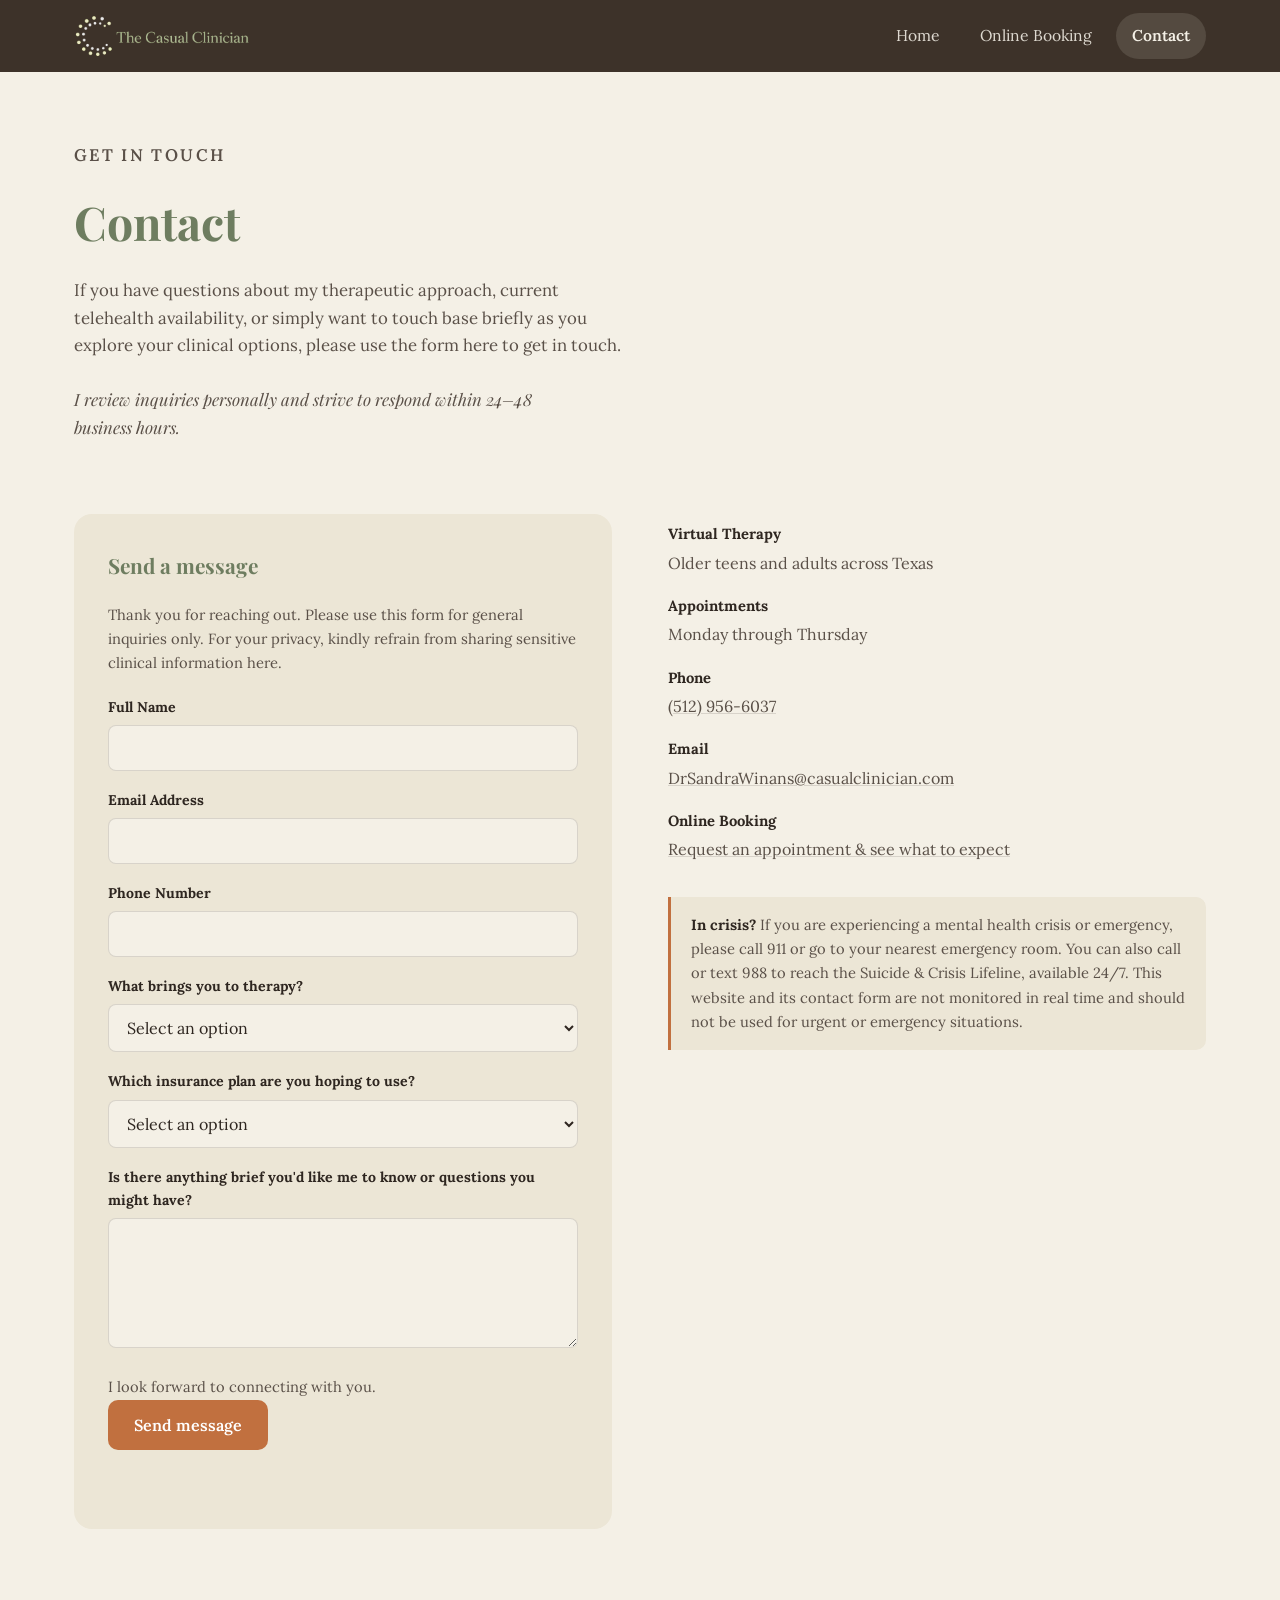
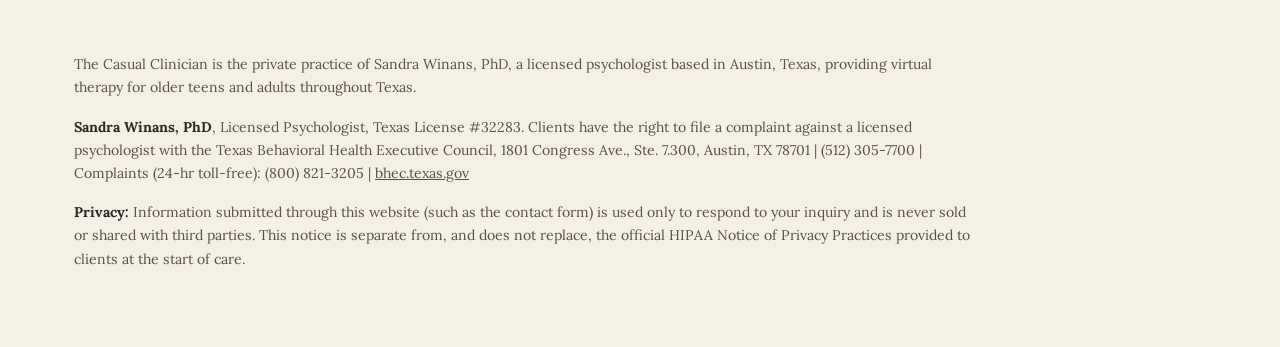
<file: contact.html>
<!DOCTYPE html>
<html lang="en">
<head>
<meta charset="UTF-8">
<meta name="viewport" content="width=device-width, initial-scale=1">
<title>Contact | Virtual Psychologist in Texas | The Casual Clinician</title>
<meta name="description" content="Contact Sandra Winans, PhD, a licensed psychologist offering online therapy and telehealth for older teens and adults across Texas.">
  <link rel="canonical" href="https://www.casualclinician.com/contact.html">
<meta property="og:type" content="website">
<meta property="og:title" content="Contact | The Casual Clinician">
<meta property="og:description" content="Contact Sandra Winans, PhD, a licensed psychologist offering online therapy for older teens and adults across Texas.">
<meta property="og:url" content="https://www.casualclinician.com/contact.html">
<meta property="og:image" content="https://www.casualclinician.com/hero-banner.jpg">
<meta name="twitter:card" content="summary_large_image">
  <script type="application/ld+json">
{
  "@context": "https://schema.org",
  "@type": "MedicalBusiness",
  "name": "The Casual Clinician",
  "alternateName": "Sandra Winans, PhD",
  "url": "https://www.casualclinician.com/contact.html",
  "telephone": "+1-512-956-6037",
  "email": "DrSandraWinans@casualclinician.com",
  "address": {
    "@type": "PostalAddress",
    "addressLocality": "Austin",
    "addressRegion": "TX",
    "addressCountry": "US"
  },
  "areaServed": "Texas"
}
</script>
  <link rel="stylesheet" href="styles.css">
  <link rel="icon" type="image/png" href="favicon.png">
</head>
<body>

<header class="site-header">
  <div class="wrap">
            <a href="index.html" class="brand"><span class="brand-mark-full" role="img" aria-label="The Casual Clinician logo"></span></a>
  <nav class="primary-nav" aria-label="Primary">
            <a href="index.html">Home</a>
      <a href="online-booking.html">Online Booking</a>
    <a href="contact.html" class="is-active">Contact</a>
    </nav>
    <button class="nav-toggle" aria-label="Toggle menu" aria-expanded="false">
      <svg viewBox="0 0 24 24" fill="none" stroke="currentColor" stroke-width="2" stroke-linecap="round"><line x1="3" y1="6" x2="21" y2="6"/><line x1="3" y1="12" x2="21" y2="12"/><line x1="3" y1="18" x2="21" y2="18"/></svg>
    </button>
  </div>
</header>

<section class="contact-hero section-cream">
  <div class="wrap">
    <p class="eyebrow">Get in Touch</p>
    <h1>Contact</h1>
      <p>If you have questions about my therapeutic approach, current telehealth availability, or simply want to touch base briefly as you explore your clinical options, please use the form here to get in touch.</p>
      <p class="closing-line">I review inquiries personally and strive to respond within 24–48 business hours.</p>
  </div>
</section>

<section class="section-cream" style="padding-top:0;">
  <div class="wrap contact-grid">

    <div class="contact-card">
      <h3>Send a message</h3>
            <form id="contact-form" action="https://api.web3forms.com/submit" method="POST">
          <input type="hidden" name="access_key" value="461fbe09-7070-420b-a13c-12d7006ff797">
          <input type="hidden" name="subject" value="New message from Casual Clinician website">
          <p class="form-intro">Thank you for reaching out. Please use this form for general inquiries only. For your privacy, kindly refrain from sharing sensitive clinical information here.</p>
          <div class="form-field">
            <label for="name">Full Name</label>
            <input type="text" id="name" name="Full Name" required>
          </div>
          <div class="form-field">
            <label for="email">Email Address</label>
            <input type="email" id="email" name="Email Address" required>
          </div>
          <div class="form-field">
            <label for="phone">Phone Number</label>
            <input type="tel" id="phone" name="Phone Number">
          </div>
          <div class="form-field">
            <label for="reason">What brings you to therapy?</label>
            <select id="reason" name="What brings you to therapy" required>
              <option value="" disabled selected>Select an option</option>
              <option value="Life Transitions">Life Transitions</option>
              <option value="Anxiety &amp; Stress">Anxiety &amp; Stress</option>
              <option value="Perfectionism">Perfectionism</option>
              <option value="Neurodivergent Care">Neurodivergent Care</option>
              <option value="Other">Other</option>
            </select>
          </div>
          <div class="form-field">
            <label for="insurance">Which insurance plan are you hoping to use?</label>
            <select id="insurance" name="Insurance Plan" required>
              <option value="" disabled selected>Select an option</option>
              <option value="Aetna">Aetna</option>
              <option value="UnitedHealthcare">UnitedHealthcare</option>
              <option value="Self-pay / Other">Self-pay / Other</option>
            </select>
          </div>
          <div class="form-field">
            <label for="message">Is there anything brief you'd like me to know or questions you might have?</label>
            <textarea id="message" name="Message"></textarea>
          </div>
          <p class="form-outro">I look forward to connecting with you.</p>
        <button type="submit" class="btn" style="border:none; cursor:pointer;">Send message</button>
              <p id="form-status" class="form-status" aria-live="polite"></p>
      </form>
    </div>

    <div>
      <dl class="details-list" style="border-top:none; margin-top:0;">
        <div>
          <dt>Virtual Therapy</dt>
          <dd>Older teens and adults across Texas</dd>
        </div>
        <div>
          <dt>Appointments</dt>
          <dd>Monday through Thursday</dd>
        </div>
        <div>
          <dt>Phone</dt>
          <dd><a href="tel:+15129566037">(512) 956-6037</a></dd>
        </div>
        <div>
          <dt>Email</dt>
          <dd><a href="mailto:DrSandraWinans@casualclinician.com">DrSandraWinans@casualclinician.com</a></dd>
        </div>
        <div>
          <dt>Online Booking</dt>
            <dd><a href="online-booking.html">Request an appointment &amp; see what to expect</a></dd>
        </div>
      </dl>

      <div class="crisis-box">
        <p><strong>In crisis?</strong> If you are experiencing a mental health crisis or emergency, please call 911 or go to your nearest emergency room. You can also call or text 988 to reach the Suicide &amp; Crisis Lifeline, available 24/7. This website and its contact form are not monitored in real time and should not be used for urgent or emergency situations.</p>
      </div>
    </div>

  </div>
</section>

<footer class="legal">
  <div class="wrap">
    <p>The Casual Clinician is the private practice of Sandra Winans, PhD, a licensed psychologist based in Austin, Texas, providing virtual therapy for older teens and adults throughout Texas.</p>
    <p><strong>Sandra Winans, PhD</strong>, Licensed Psychologist, Texas License #32283. Clients have the right to file a complaint against a licensed psychologist with the Texas Behavioral Health Executive Council, 1801 Congress Ave., Ste. 7.300, Austin, TX 78701 | (512) 305-7700 | Complaints (24-hr toll-free): (800) 821-3205 | <a href="http://bhec.texas.gov">bhec.texas.gov</a></p>
    <p><strong>Privacy:</strong> Information submitted through this website (such as the contact form) is used only to respond to your inquiry and is never sold or shared with third parties. This notice is separate from, and does not replace, the official HIPAA Notice of Privacy Practices provided to clients at the start of care.</p>
  </div>
</footer>

<script src="nav.js"></script>
</body>
</html>
</file>
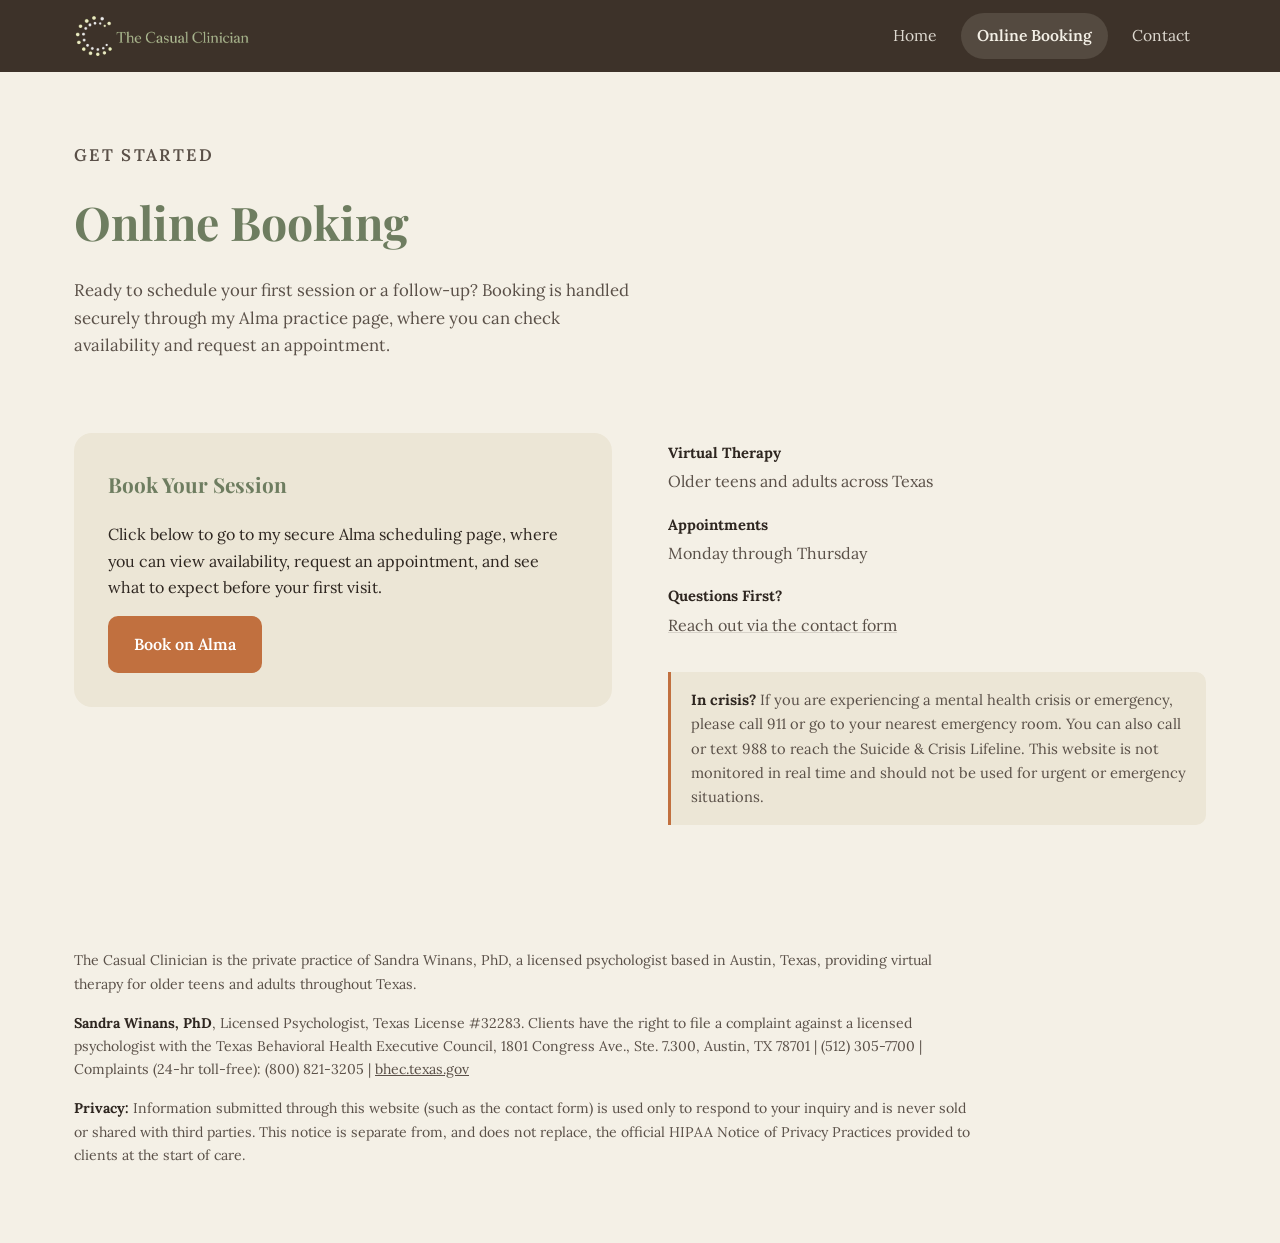
<file: online-booking.html>
<!DOCTYPE html>
<html lang="en">
<head>
<meta charset="UTF-8">
<meta name="viewport" content="width=device-width, initial-scale=1">
<title>Book Online Therapy in Texas | The Casual Clinician</title>
<meta name="description" content="Book a virtual therapy session online with Sandra Winans, PhD, a licensed psychologist offering telehealth for older teens and adults across Texas.">
  <link rel="canonical" href="https://www.casualclinician.com/online-booking.html">
<meta property="og:type" content="website">
<meta property="og:title" content="Book Online Therapy in Texas | The Casual Clinician">
<meta property="og:description" content="Book a virtual therapy session online with Sandra Winans, PhD, offering telehealth across Texas.">
<meta property="og:url" content="https://www.casualclinician.com/online-booking.html">
<meta property="og:image" content="https://www.casualclinician.com/hero-banner.jpg">
<meta name="twitter:card" content="summary_large_image">
<script type="application/ld+json">
{
  "@context": "https://schema.org",
  "@type": "MedicalBusiness",
  "name": "The Casual Clinician",
  "alternateName": "Sandra Winans, PhD",
  "url": "https://www.casualclinician.com/online-booking.html",
  "telephone": "+1-512-956-6037",
  "email": "DrSandraWinans@casualclinician.com",
  "address": {
    "@type": "PostalAddress",
    "addressLocality": "Austin",
    "addressRegion": "TX",
    "addressCountry": "US"
  },
  "areaServed": "Texas"
}
</script>
  <link rel="stylesheet" href="styles.css">
  <link rel="icon" type="image/png" href="favicon.png">
</head>
<body>

<header class="site-header">
  <div class="wrap">
            <a href="index.html" class="brand"><span class="brand-mark-full" role="img" aria-label="The Casual Clinician logo"></span></a>
  <nav class="primary-nav" aria-label="Primary">
            <a href="index.html">Home</a>
      <a href="online-booking.html" class="is-active">Online Booking</a>
      <a href="contact.html">Contact</a>
    </nav>
    <button class="nav-toggle" aria-label="Toggle menu" aria-expanded="false">
      <svg viewBox="0 0 24 24" fill="none" stroke="currentColor" stroke-width="2" stroke-linecap="round"><line x1="3" y1="6" x2="21" y2="6"/><line x1="3" y1="12" x2="21" y2="12"/><line x1="3" y1="18" x2="21" y2="18"/></svg>
    </button>
  </div>
</header>

<section class="contact-hero section-cream">
  <div class="wrap">
    <p class="eyebrow">Get Started</p>
    <h1>Online Booking</h1>
    <p>Ready to schedule your first session or a follow-up? Booking is handled securely through my Alma practice page, where you can check availability and request an appointment.</p>
  </div>
</section>

<section class="section-cream" style="padding-top:0;">
  <div class="wrap contact-grid">

    <div class="contact-card">
      <h3>Book Your Session</h3>
      <p>Click below to go to my secure Alma scheduling page, where you can view availability, request an appointment, and see what to expect before your first visit.</p>
      <a href="https://secure.helloalma.com/providers/sandra-winans/" class="btn" target="_blank" rel="noopener noreferrer">Book on Alma</a>
    </div>

    <div>
      <dl class="details-list" style="border-top:none; margin-top:0;">
        <div>
          <dt>Virtual Therapy</dt>
          <dd>Older teens and adults across Texas</dd>
        </div>
        <div>
          <dt>Appointments</dt>
          <dd>Monday through Thursday</dd>
        </div>
        <div>
          <dt>Questions First?</dt>
          <dd><a href="contact.html">Reach out via the contact form</a></dd>
        </div>
      </dl>

      <div class="crisis-box">
        <p><strong>In crisis?</strong> If you are experiencing a mental health crisis or emergency, please call 911 or go to your nearest emergency room. You can also call or text 988 to reach the Suicide &amp; Crisis Lifeline. This website is not monitored in real time and should not be used for urgent or emergency situations.</p>
      </div>
    </div>

  </div>
</section>

<footer class="legal">
  <div class="wrap">
    <p>The Casual Clinician is the private practice of Sandra Winans, PhD, a licensed psychologist based in Austin, Texas, providing virtual therapy for older teens and adults throughout Texas.</p>
    <p><strong>Sandra Winans, PhD</strong>, Licensed Psychologist, Texas License #32283. Clients have the right to file a complaint against a licensed psychologist with the Texas Behavioral Health Executive Council, 1801 Congress Ave., Ste. 7.300, Austin, TX 78701 | (512) 305-7700 | Complaints (24-hr toll-free): (800) 821-3205 | <a href="http://bhec.texas.gov">bhec.texas.gov</a></p>
    <p><strong>Privacy:</strong> Information submitted through this website (such as the contact form) is used only to respond to your inquiry and is never sold or shared with third parties. This notice is separate from, and does not replace, the official HIPAA Notice of Privacy Practices provided to clients at the start of care.</p>
  </div>
</footer>

<script src="nav.js"></script>
</body>
</html>
</file>
<file: styles.css>
/* ==========================================================================
   The Casual Clinician — shared styles
   ========================================================================== */

@import url('https://fonts.googleapis.com/css2?family=Playfair+Display:ital,wght@0,500;0,600;0,700;1,500;1,600&family=Lora:ital,wght@0,400;0,500;0,600;1,400&display=swap');

:root {
  --cream: #F4F0E6;
  --cream-deep: #ECE6D6;
  --espresso: #362A22;
  --espresso-soft: #4A3B30;
  --sage: #8B9A7B;
  --sage-deep: #6E7D60;
  --terracotta: #C1703F;
  --terracotta-deep: #A85E32;
  --ink: #2E2620;
  --ink-soft: #5A5048;
  --line: rgba(46, 38, 32, 0.14);
  --line-light: rgba(244, 240, 230, 0.25);

  --font-display: 'Playfair Display', Georgia, 'Times New Roman', serif;
  --font-body: 'Lora', Georgia, 'Times New Roman', serif;

  --container: 1180px;
  --radius: 18px;
}

* { box-sizing: border-box; }

html {
  scroll-behavior: smooth;
}

body {
  margin: 0;
  font-family: var(--font-body);
  color: var(--ink);
  background: var(--cream);
  line-height: 1.65;
  -webkit-font-smoothing: antialiased;
}

img { max-width: 100%; display: block; }

a { color: inherit; }

.wrap {
  width: 100%;
  max-width: var(--container);
  margin: 0 auto;
  padding: 0 24px;
}

/* ---------- Header / nav ---------- */

.site-header {
  position: sticky;
  top: 0;
  z-index: 50;
  background: rgba(54, 42, 34, 0.96);
  backdrop-filter: blur(6px);
  color: var(--cream);
}

.site-header .wrap {
  display: flex;
  align-items: center;
  justify-content: space-between;
  height: 72px;
}

.brand {
  display: flex;
  align-items: center;
  gap: 12px;
  text-decoration: none;
  color: var(--cream);
  font-family: var(--font-display);
  font-weight: 600;
  font-size: 1.15rem;
  letter-spacing: 0.01em;
}

.brand-mark {
       width: 32px;
       height: 32px;
       flex-shrink: 0;
       object-fit: contain;
       display: block;
}

.brand-mark-full { display: block; width: 177px; height: 44px; background-image: url('logo-full.png'); background-repeat: no-repeat; background-size: 216px 144px; background-position: -17px -45px; flex-shrink: 0; filter: brightness(2) contrast(0.85); }

nav.primary-nav {
  display: flex;
  align-items: center;
  gap: 8px;
}

nav.primary-nav a {
  text-decoration: none;
  color: var(--cream);
  font-size: 0.98rem;
  padding: 10px 16px;
  border-radius: 999px;
  opacity: 0.88;
  transition: opacity 0.3s ease, background 0.3s ease;
    white-space: nowrap;
}

nav.primary-nav a:hover { opacity: 1; background: rgba(244,240,230,0.08); }

nav.primary-nav a.is-active {
  opacity: 1;
  background: rgba(244,240,230,0.12);
  font-weight: 600;
}

.nav-toggle {
  display: none;
  background: none;
  border: none;
  color: var(--cream);
  width: 40px;
  height: 40px;
  cursor: pointer;
  align-items: center;
  justify-content: center;
}
.nav-toggle svg { width: 24px; height: 24px; }

/* ---------- Hero ---------- */

.hero {
  position: relative;
  color: var(--cream);
  background: linear-gradient(180deg, rgba(30,23,18,0.72), rgba(30,23,18,0.55) 55%, rgba(30,23,18,0.8)),
              url('hero-banner.jpg');
  background-size: cover;
  background-position: center 35%;
  padding: 96px 0 88px;
}

.hero .eyebrow-rule {
  width: 64px;
  height: 2px;
  background: var(--cream);
  opacity: 0.6;
  margin: 22px 0 26px;
}

.hero h1 {
  font-family: var(--font-display);
  font-weight: 700;
  font-size: clamp(2.1rem, 5vw, 3.4rem);
  margin: 0;
  line-height: 1.1;
}

.hero .tagline {
  font-family: var(--font-display);
  font-style: italic;
  font-weight: 500;
  font-size: clamp(1.25rem, 2.6vw, 1.6rem);
  margin: 0 0 22px;
}

.hero .lede {
  max-width: 480px;
  font-size: 1.08rem;
  color: rgba(244,240,230,0.92);
}
@keyframes heroFadeUp {
  from { opacity: 0; transform: translateY(14px); }
  to { opacity: 1; transform: translateY(0); }
}
.hero h1 { animation: heroFadeUp 0.9s ease both; }
.hero .eyebrow-rule { animation: heroFadeUp 0.9s ease both 0.15s; }
.hero .tagline { animation: heroFadeUp 0.9s ease both 0.3s; }
.hero .lede { animation: heroFadeUp 0.9s ease both 0.45s; }

/* ---------- Sections ---------- */

section { padding: 76px 0; }

.section-cream { background: var(--cream); }
.section-cream-deep { background: var(--cream-deep); }
.section-espresso { background: var(--espresso); color: var(--cream); }

.divider {
  border: none;
  border-top: 1px solid var(--line);
  margin: 0;
}
.section-espresso + .section-cream .divider,
.divider-on-dark {
  border-top-color: var(--line-light);
}

/* Intro / bio grid */

.intro-grid {
  display: grid;
  grid-template-columns: minmax(220px, 340px) 1fr;
  gap: 56px;
  align-items: start;
}

.portrait-frame {
  border-radius: 140px 140px 20px 20px;
  overflow: hidden;
  aspect-ratio: 3 / 4;
  background: var(--sage-deep);
}
.portrait-frame img { width: 100%; height: 100%; object-fit: cover; }

.intro-copy h2 {
  font-family: var(--font-display);
  color: var(--sage-deep);
  font-weight: 600;
  font-size: clamp(1.8rem, 3.4vw, 2.4rem);
  margin: 0 0 18px;
}

.intro-copy p { margin: 0 0 16px; color: var(--ink-soft); }
.intro-copy p.pull-quote {
  font-family: var(--font-display);
  font-style: italic;
  color: var(--ink);
  font-size: 1.15rem;
  margin: 24px 0;
}
.intro-copy strong { color: var(--ink); }

/* Note card (dark section feature) */

.note-card {
  max-width: 320px;
  margin: 0 auto;
  background: var(--cream);
  color: var(--ink);
  border-radius: var(--radius);
  padding: 30px 26px;
  text-align: center;
  box-shadow: 0 20px 40px rgba(0,0,0,0.25);
}
.note-card .cup-icon { margin: 0 auto 10px; width: 40px; height: 36px; color: var(--sage-deep); }
  .note-card .cup-icon .steam { transform-origin: center bottom; opacity: 0; animation: steamRise 2.4s ease-in-out infinite; }
  .note-card .cup-icon .steam-1 { animation-delay: 0s; }
  .note-card .cup-icon .steam-2 { animation-delay: 0.4s; }
  .note-card .cup-icon .steam-3 { animation-delay: 0.8s; }
  @keyframes steamRise {
         0% { transform: translateY(2px); opacity: 0; }
         35% { opacity: 0.8; }
         100% { transform: translateY(-8px); opacity: 0; }
  }
.note-card h3 {
  font-family: var(--font-display);
  font-size: 1.2rem;
  margin: 6px 0 10px;
}
.note-card p { margin: 0 0 6px; color: var(--ink-soft); }
.note-card .signed { color: var(--sage-deep); font-style: italic; }

/* Areas of focus */

.eyebrow {
  text-transform: uppercase;
  letter-spacing: 0.14em;
  font-size: 0.8rem;
  color: var(--sage-deep);
  font-weight: 600;
  margin: 0 0 14px;
}
.section-espresso .eyebrow { color: var(--sage); }

h2.section-title {
  font-family: var(--font-display);
  font-weight: 700;
  font-size: clamp(1.7rem, 3.6vw, 2.5rem);
  color: var(--sage-deep);
  margin: 0;
  max-width: 760px;
}
.section-espresso h2.section-title { color: var(--sage); }

.focus-grid {
  display: grid;
  grid-template-columns: repeat(2, 1fr);
  gap: 40px 56px;
  margin-top: 20px;
}

.focus-item h3 {
  font-family: var(--font-display);
  color: var(--sage);
  font-weight: 600;
  font-size: 1.25rem;
  margin: 0 0 12px;
}
.focus-item p { margin: 0; color: rgba(244,240,230,0.85); }

/* CTA / connect section */

.connect-grid {
  display: grid;
  grid-template-columns: 1.1fr 0.9fr;
  gap: 56px;
}

.connect-copy h2 {
  font-family: var(--font-display);
  font-weight: 600;
  font-size: clamp(1.6rem, 3.2vw, 2.2rem);
  margin: 8px 0 16px;
  color: var(--ink);
}
.connect-copy p { color: var(--ink-soft); max-width: 46ch; }

.btn {
  display: inline-block;
  background: var(--terracotta);
  color: #fff;
  text-decoration: none;
  font-weight: 600;
  padding: 15px 26px;
  border-radius: 10px;
  font-family: var(--font-body);
  font-size: 1rem;
  transition: background 0.3s ease, transform 0.3s ease;
}
.btn:hover { background: var(--terracotta-deep); transform: translateY(-1px); }

.details-list {
  display: grid;
  gap: 18px;
  padding-top: 8px;
  border-top: 1px solid var(--line);
  margin-top: 30px;
}
.details-list dt {
  font-weight: 700;
  font-size: 0.92rem;
  margin-bottom: 3px;
}
.details-list dd {
  margin: 0;
  color: var(--ink-soft);
}
.details-list a { text-decoration: underline; text-decoration-color: var(--line); }

.closing-line {
  font-family: var(--font-display);
  font-style: italic;
  color: var(--sage-deep);
  font-size: 1.1rem;
  margin-top: 26px;
}

/* FAQ accordion */

.faq-list {
  display: flex;
  flex-direction: column;
  gap: 14px;
  margin-top: 28px;
}
.faq-item {
  background: var(--cream);
  border-radius: 12px;
  padding: 4px 24px;
  border: 1px solid var(--line);
}
.faq-item summary {
  cursor: pointer;
  list-style: none;
  font-family: var(--font-display);
  color: var(--sage-deep);
  font-weight: 600;
  font-size: 1.05rem;
  padding: 18px 28px 18px 0;
  position: relative;
}
.faq-item summary::-webkit-details-marker { display: none; }
.faq-item summary::after {
  content: "+";
  position: absolute;
  right: 0;
  top: 16px;
  font-size: 1.4rem;
  color: var(--sage-deep);
}
.faq-item[open] summary::after { content: "−"; }
.faq-item p { margin: 0 0 20px; color: var(--ink-soft); }

/* Badges */

.badges {
  display: flex;
  align-items: center;
  justify-content: center;
  gap: 40px;
  flex-wrap: wrap;
  padding: 44px 0;
}
.badge {
  display: flex;
  align-items: center;
  gap: 10px;
  color: var(--cream);
  font-size: 0.85rem;
  opacity: 0.9;
   text-decoration: none;
   cursor: pointer;
   transition: opacity 0.2s ease, transform 0.2s ease;
}
.badge:hover, .badge:focus-visible {
   opacity: 1;
   transform: translateY(-2px);
}
.badge .badge-icon {
  width: 46px;
  height: 46px;
  border-radius: 50%;
  border: 1.5px solid rgba(244,240,230,0.4);
  display: flex;
  align-items: center;
  justify-content: center;
  flex-shrink: 0;
}
.badge .badge-icon svg { width: 22px; height: 22px; }

/* Legal footer */

.legal {
  background: var(--cream);
  padding: 48px 0 60px;
  font-size: 0.88rem;
  color: var(--ink-soft);
}
.legal p { margin: 0 0 16px; max-width: 900px; }
.legal a { text-decoration: underline; }
.legal strong { color: var(--ink); }

/* ---------- Contact page specific ---------- */

.contact-hero {
  padding: 70px 0 56px;
}
.contact-hero h1 {
  font-family: var(--font-display);
  font-weight: 700;
  font-size: clamp(2rem, 4.6vw, 2.9rem);
  color: var(--sage-deep);
  margin: 0 0 14px;
}
.contact-hero p { color: var(--ink-soft); max-width: 56ch; font-size: 1.05rem; }

.contact-grid {
  display: grid;
  grid-template-columns: 1fr 1fr;
  gap: 56px;
  align-items: start;
}

.contact-card {
  background: var(--cream-deep);
  border-radius: var(--radius);
  padding: 34px;
}
.contact-card h3 {
  font-family: var(--font-display);
  color: var(--sage-deep);
  margin: 0 0 20px;
  font-size: 1.3rem;
}

.form-field { margin-bottom: 18px; }
.form-field label {
  display: block;
  font-weight: 700;
  font-size: 0.88rem;
  margin-bottom: 6px;
}
.form-field input,
.form-field textarea {
  width: 100%;
  font-family: var(--font-body);
  font-size: 1rem;
  padding: 12px 14px;
  border-radius: 8px;
  border: 1px solid var(--line);
  background: var(--cream);
  color: var(--ink);
}
.form-field input:focus,
.form-field textarea:focus {
  outline: 2px solid var(--sage);
  outline-offset: 1px;
}
.form-field textarea { min-height: 130px; resize: vertical; }
.form-field select {
  width: 100%;
  font-family: var(--font-body);
  font-size: 1rem;
  padding: 12px 14px;
  border-radius: 8px;
  border: 1px solid var(--line);
  background: var(--cream);
  color: var(--ink);
}
.form-field select:focus {
  outline: 2px solid var(--sage);
  outline-offset: 1px;
}
.form-intro {
  font-size: 0.92rem;
  color: var(--ink-soft);
  margin-bottom: 20px;
}
.form-outro {
  font-size: 0.92rem;
  color: var(--ink-soft);
  margin-top: 20px;
  margin-bottom: 0;
}


.crisis-box {
  border-left: 3px solid var(--terracotta);
  padding: 16px 20px;
  background: var(--cream-deep);
  border-radius: 0 10px 10px 0;
  margin-top: 34px;
}
.crisis-box p { margin: 0; font-size: 0.92rem; color: var(--ink-soft); }
.crisis-box strong { color: var(--ink); }

/* ---------- Responsive ---------- */

@media (max-width: 860px) {
  .intro-grid { grid-template-columns: 1fr; gap: 34px; }
  .portrait-frame { max-width: 280px; margin: 0 auto; }
  .focus-grid { grid-template-columns: 1fr; gap: 34px; }
  .connect-grid { grid-template-columns: 1fr; gap: 40px; }
  .contact-grid { grid-template-columns: 1fr; gap: 40px; }
  section { padding: 56px 0; }
  .hero { padding: 64px 0 56px; }
}

@media (max-width: 720px) {
  nav.primary-nav {
    position: fixed;
    top: 72px; right: 0; left: 0; bottom: auto; height: calc(100vh - 72px);
    background: var(--espresso);
    flex-direction: column;
    align-items: stretch;
    padding: 12px 20px 28px;
    gap: 4px;
    transform: translateY(-8px);
    opacity: 0;
    pointer-events: none;
    transition: opacity 0.18s ease, transform 0.18s ease;
    max-height: calc(100vh - 72px);
    overflow-y: auto;
  }
  nav.primary-nav a { padding: 14px 12px; font-size: 1.05rem; }

  .nav-toggle { display: flex; }

  .site-header.is-open nav.primary-nav {
    opacity: 1;
    transform: translateY(0);
    pointer-events: auto;
  }
}

@media (max-width: 520px) {
  .wrap { padding: 0 18px; }
  .badges { gap: 24px; }
  .note-card { max-width: 100%; }
}


.form-status { margin-top: 12px; font-size: 0.95rem; min-height: 1.2em; }
.form-status-success { color: var(--sage-deep); }
.form-status-error { color: var(--terracotta-deep); }
</file>
